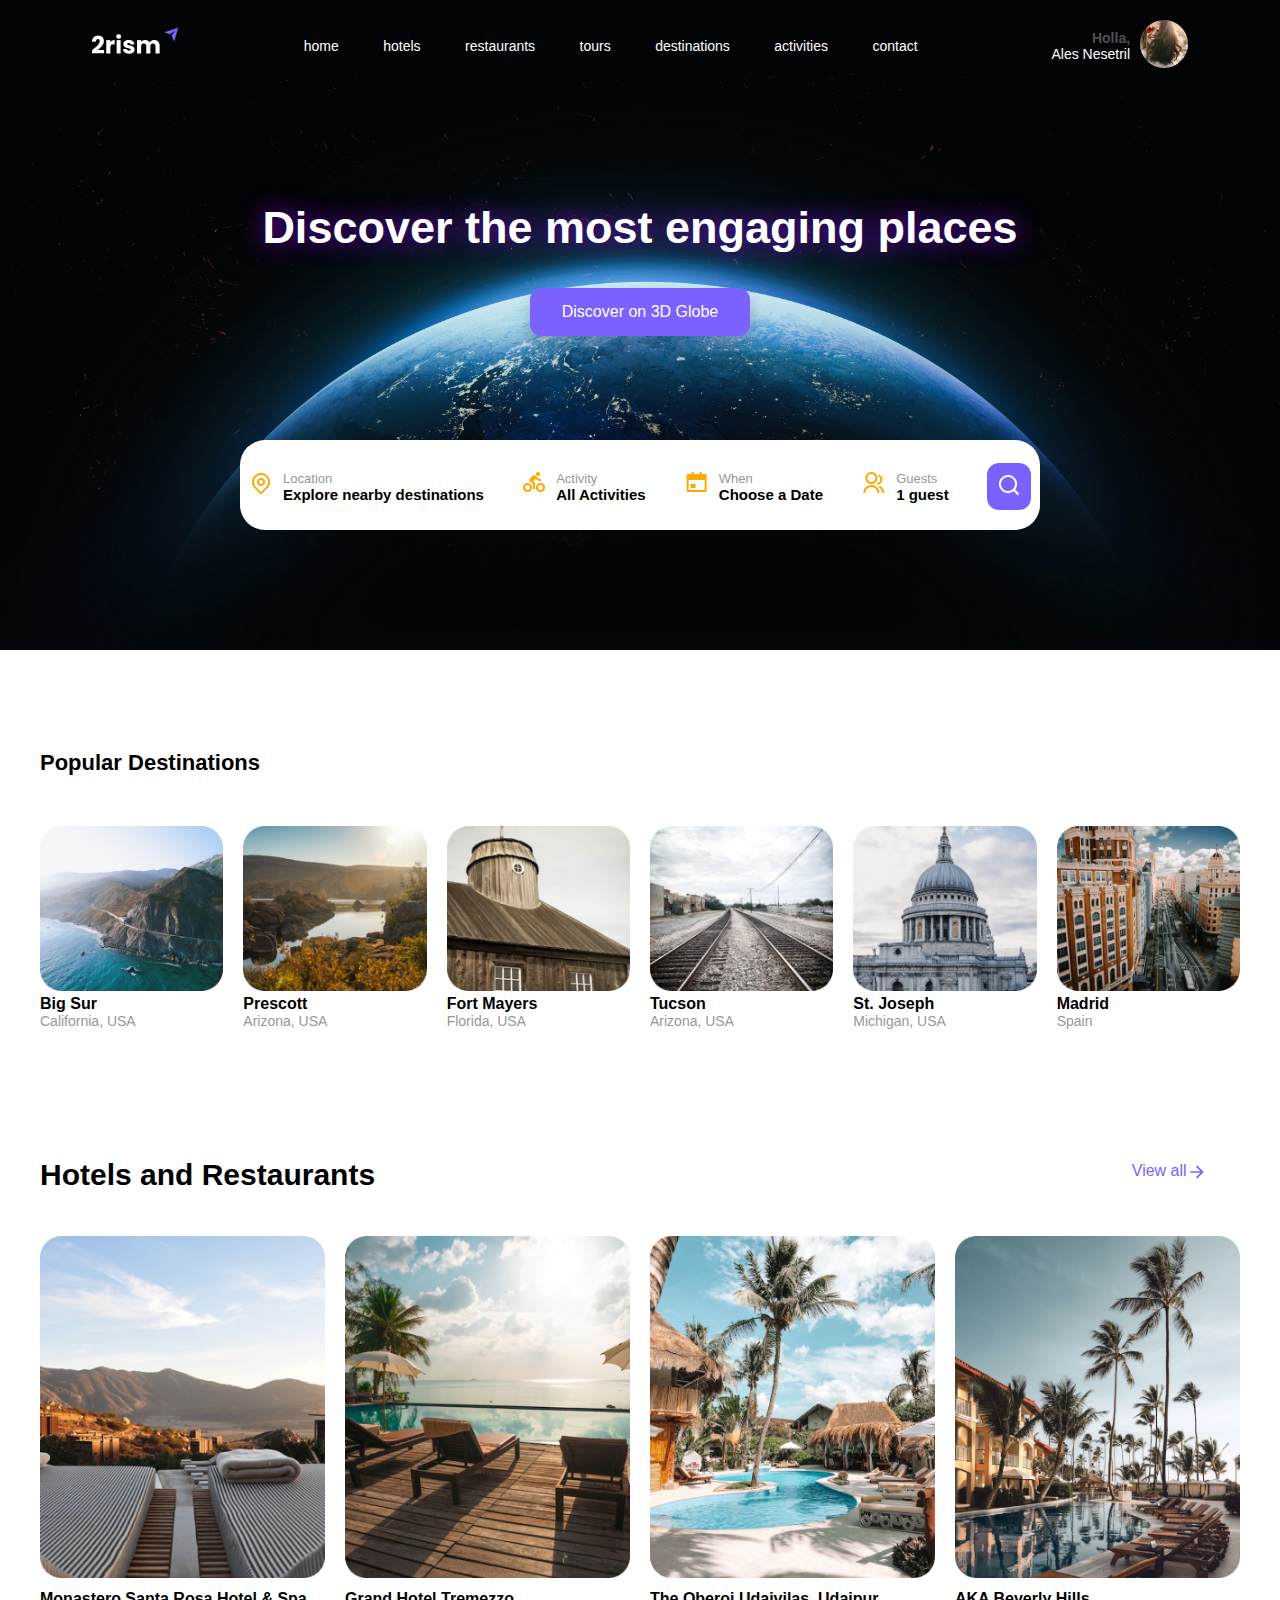
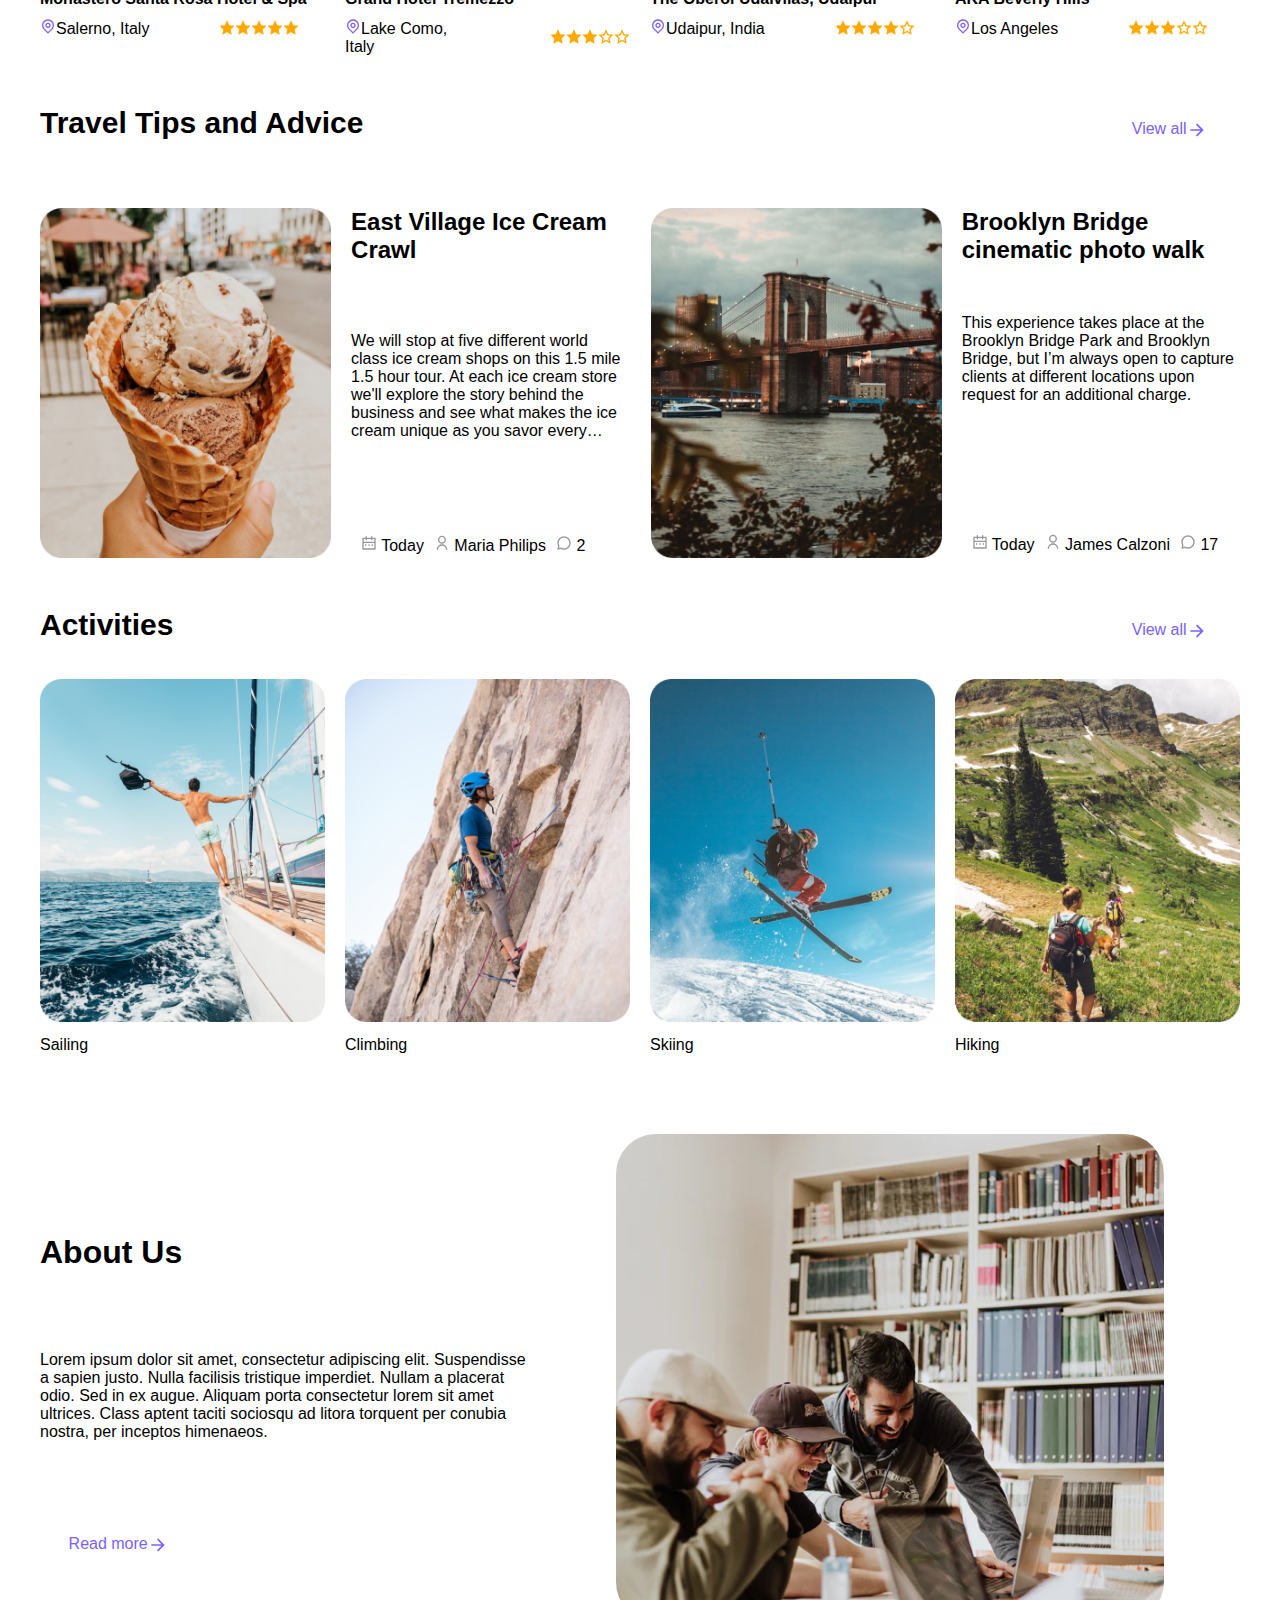
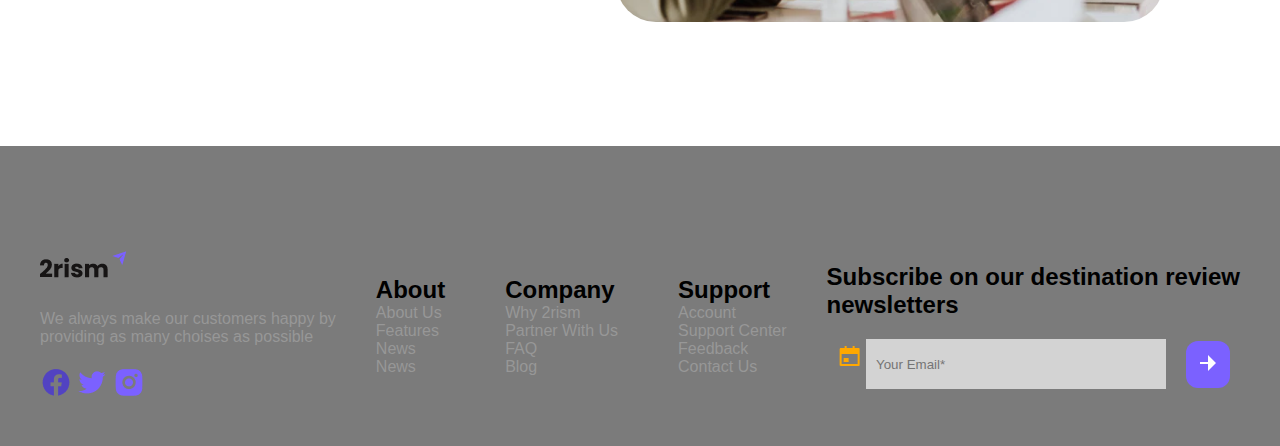
<file: index.html>
<!DOCTYPE html>
<html lang="en">

<head>
    <meta charset="UTF-8">
    <meta name="viewport" content="width=device-width, initial-scale=1.0">
    <title>Document</title>
    <link rel="stylesheet" href="./style.css">
    <link rel="stylesheet" href="./media.css">
    <link rel="preconnect" href="https://fonts.googleapis.com">
    <link rel="preconnect" href="https://fonts.gstatic.com" crossorigin>
</head>

<body>
    <script src="./index.js"></script>


    <header class="head">
        <div class="container">
            <div class="first">
                <div class="first_logo">
                    <img src="./img/logo.png" alt="">
                </div>
                <div class="first_center">
                    <a href="#">home</a>
                    <a href="#">hotels</a>
                    <a href="#">restaurants</a>
                    <a href="#">tours</a>
                    <a href="#">destinations</a>
                    <a href="#">activities</a>
                    <a href="#">contact</a>
                </div>
                <div class="first_end">
                    <div class="first_text">
                        <h1>Holla,</h1>
                        <p>Ales Nesetril</p>
                    </div>
                    <div class="akk">
                        <img src="./img/akk.png" alt="">
                    </div>
                </div>
            </div>


            <div class="discover">
                <h2>Discover the most engaging places</h2>
                <a href="https://earth3dmap.com/"><button>Discover on 3D Globe</button></a>
            </div>

            <div class="head2">
                <div class="container1">
                    <div class="about">
                        <div class="about1">
                            <div class="about1_img">
                                <img src="./img/location.png" alt="">
                            </div>
                            <div class="about1_text">
                                <p>Location</p>
                                <h3>Explore nearby destinations</h3>
                            </div>
                        </div>
                        <div class="about1">
                            <div class="about1_img">
                                <img src="./img/velo.png" alt="">
                            </div>
                            <div class="about1_text">
                                <p>Activity</p>
                                <h3>All Activities</h3>
                            </div>
                        </div>
                        <div class="about1">
                            <div class="about1_img">
                                <img src="./img/calendar-event-fill.png" alt="">
                            </div>
                            <div class="about1_text">
                                <p>When</p>
                                <h3>Choose a Date</h3>
                            </div>
                        </div>
                        <div class="about1">
                            <div class="about1_img">
                                <img src="./img/group-line.png" alt="">
                            </div>
                            <div class="about1_text">
                                <p>Guests</p>
                                <h3>1 guest</h3>
                            </div>
                        </div>
                        <div class="abdout_search">
                            <a href="https://earth3dmap.com/"><button><img src="./img/search.png" alt=""></button></a>
                        </div>

                    </div>
                </div>
            </div>


        </div>
    </header>

    <div class="head2">
        <div class="container">
            <div class="head_text">
                <h4>Popular Destinations</h4>
            </div>
            <div class="box1">


                <div class="box">
                    <img src="./img/img.png" alt="">
                    <h5>Big Sur</h5>
                    <p>California, USA</p>
                </div>
                <div class="box">
                    <img src="./img/img2.png" alt="">
                    <h5>Prescott</h5>
                    <p>Arizona, USA</p>
                </div>
                <div class="box">
                    <img src="./img/img3.png" alt="">
                    <h5>Fort Mayers</h5>
                    <p>Florida, USA</p>
                </div>
                <div class="box">
                    <img src="./img/img4.png" alt="">
                    <h5>Tucson</h5>
                    <p>Arizona, USA</p>
                </div>
                <div class="box">
                    <img src="./img/img5.png" alt="">
                    <h5>St. Joseph</h5>
                    <p>Michigan, USA</p>
                </div>
                <div class="box">
                    <img src="./img/img6.png" alt="">
                    <h5>Madrid</h5>
                    <p>Spain</p>
                </div>

            </div>
        </div>
    </div>

    <div class="hotels">
        <div class="container">
            <div class="hotels1">
                <h6>Hotels and Restaurants</h6>
                <a href="./Hotels and Restaurants/index.html" class="bn13">View all <svg width="20" height="20" viewBox="0 0 20 20" fill="none"
                        xmlns="http://www.w3.org/2000/svg">
                        <path
                            d="M13.4767 9.16664L9.00671 4.69664L10.185 3.51831L16.6667 9.99998L10.185 16.4816L9.00671 15.3033L13.4767 10.8333H3.33337V9.16664H13.4767Z"
                            fill="#7B61FF" />
                    </svg>
                </a>
                </svg>
                </button></a>
            </div>
            <div class="hotels_head">
                <div class="hotel_img">
                    <img src="./img/hotel.png" alt="">
                    <h5>Monastero Santa Rosa Hotel & Spa</h5>
                    <div class="star">

                        <p> <svg width="16" height="16" viewBox="0 0 16 16" fill="none"
                                xmlns="http://www.w3.org/2000/svg">
                                <path
                                    d="M8 13.9333L11.3 10.6333C11.9526 9.98066 12.397 9.14914 12.577 8.2439C12.7571 7.33867 12.6646 6.40039 12.3114 5.54769C11.9582 4.695 11.36 3.96619 10.5926 3.45343C9.82519 2.94068 8.92296 2.66699 8 2.66699C7.07704 2.66699 6.17481 2.94068 5.40739 3.45343C4.63997 3.96619 4.04183 4.695 3.68861 5.54769C3.33539 6.40039 3.24294 7.33867 3.42297 8.2439C3.603 9.14914 4.04741 9.98066 4.7 10.6333L8 13.9333ZM8 15.8187L3.75734 11.576C2.91823 10.7369 2.34679 9.66777 2.11529 8.50389C1.88378 7.34 2.0026 6.13361 2.45673 5.03726C2.91086 3.9409 3.6799 3.00384 4.66659 2.34455C5.65328 1.68527 6.81332 1.33337 8 1.33337C9.18669 1.33337 10.3467 1.68527 11.3334 2.34455C12.3201 3.00384 13.0891 3.9409 13.5433 5.03726C13.9974 6.13361 14.1162 7.34 13.8847 8.50389C13.6532 9.66777 13.0818 10.7369 12.2427 11.576L8 15.8187ZM8 8.66665C8.35362 8.66665 8.69276 8.52618 8.94281 8.27613C9.19286 8.02608 9.33334 7.68694 9.33334 7.33332C9.33334 6.9797 9.19286 6.64056 8.94281 6.39051C8.69276 6.14046 8.35362 5.99999 8 5.99999C7.64638 5.99999 7.30724 6.14046 7.05719 6.39051C6.80715 6.64056 6.66667 6.9797 6.66667 7.33332C6.66667 7.68694 6.80715 8.02608 7.05719 8.27613C7.30724 8.52618 7.64638 8.66665 8 8.66665ZM8 9.99999C7.29276 9.99999 6.61448 9.71904 6.11438 9.21894C5.61429 8.71884 5.33334 8.04057 5.33334 7.33332C5.33334 6.62608 5.61429 5.9478 6.11438 5.4477C6.61448 4.94761 7.29276 4.66666 8 4.66666C8.70725 4.66666 9.38552 4.94761 9.88562 5.4477C10.3857 5.9478 10.6667 6.62608 10.6667 7.33332C10.6667 8.04057 10.3857 8.71884 9.88562 9.21894C9.38552 9.71904 8.70725 9.99999 8 9.99999Z"
                                    fill="#7B61FF" />
                            </svg>Salerno, Italy</p> <svg width="16" height="16" viewBox="0 0 16 16" fill="none"
                            xmlns="http://www.w3.org/2000/svg">
                            <path
                                d="M7.99999 12.1734L3.29799 14.8054L4.34799 9.52004L0.391327 5.86137L5.74266 5.22671L7.99999 0.333374L10.2573 5.22671L15.6087 5.86137L11.652 9.52004L12.702 14.8054L7.99999 12.1734Z"
                                fill="#FFA800" />
                        </svg>
                        <svg width="16" height="16" viewBox="0 0 16 16" fill="none" xmlns="http://www.w3.org/2000/svg">
                            <path
                                d="M7.99999 12.1734L3.29799 14.8054L4.34799 9.52004L0.391327 5.86137L5.74266 5.22671L7.99999 0.333374L10.2573 5.22671L15.6087 5.86137L11.652 9.52004L12.702 14.8054L7.99999 12.1734Z"
                                fill="#FFA800" />
                        </svg>
                        <svg width="16" height="16" viewBox="0 0 16 16" fill="none" xmlns="http://www.w3.org/2000/svg">
                            <path
                                d="M7.99999 12.1734L3.29799 14.8054L4.34799 9.52004L0.391327 5.86137L5.74266 5.22671L7.99999 0.333374L10.2573 5.22671L15.6087 5.86137L11.652 9.52004L12.702 14.8054L7.99999 12.1734Z"
                                fill="#FFA800" />
                        </svg>
                        <svg width="16" height="16" viewBox="0 0 16 16" fill="none" xmlns="http://www.w3.org/2000/svg">
                            <path
                                d="M7.99999 12.1734L3.29799 14.8054L4.34799 9.52004L0.391327 5.86137L5.74266 5.22671L7.99999 0.333374L10.2573 5.22671L15.6087 5.86137L11.652 9.52004L12.702 14.8054L7.99999 12.1734Z"
                                fill="#FFA800" />
                        </svg>
                        <svg width="16" height="16" viewBox="0 0 16 16" fill="none" xmlns="http://www.w3.org/2000/svg">
                            <path
                                d="M7.99999 12.1734L3.29799 14.8054L4.34799 9.52004L0.391327 5.86137L5.74266 5.22671L7.99999 0.333374L10.2573 5.22671L15.6087 5.86137L11.652 9.52004L12.702 14.8054L7.99999 12.1734Z"
                                fill="#FFA800" />
                        </svg>

                    </div>
                </div>
                <div class="hotel_img">
                    <img src="./img/hotel2.png" alt="">
                    <h5>Grand Hotel Tremezzo</h5>
                    <div class="star">

                        <p> <svg width="16" height="16" viewBox="0 0 16 16" fill="none"
                                xmlns="http://www.w3.org/2000/svg">
                                <path
                                    d="M8 13.9333L11.3 10.6333C11.9526 9.98066 12.397 9.14914 12.577 8.2439C12.7571 7.33867 12.6646 6.40039 12.3114 5.54769C11.9582 4.695 11.36 3.96619 10.5926 3.45343C9.82519 2.94068 8.92296 2.66699 8 2.66699C7.07704 2.66699 6.17481 2.94068 5.40739 3.45343C4.63997 3.96619 4.04183 4.695 3.68861 5.54769C3.33539 6.40039 3.24294 7.33867 3.42297 8.2439C3.603 9.14914 4.04741 9.98066 4.7 10.6333L8 13.9333ZM8 15.8187L3.75734 11.576C2.91823 10.7369 2.34679 9.66777 2.11529 8.50389C1.88378 7.34 2.0026 6.13361 2.45673 5.03726C2.91086 3.9409 3.6799 3.00384 4.66659 2.34455C5.65328 1.68527 6.81332 1.33337 8 1.33337C9.18669 1.33337 10.3467 1.68527 11.3334 2.34455C12.3201 3.00384 13.0891 3.9409 13.5433 5.03726C13.9974 6.13361 14.1162 7.34 13.8847 8.50389C13.6532 9.66777 13.0818 10.7369 12.2427 11.576L8 15.8187ZM8 8.66665C8.35362 8.66665 8.69276 8.52618 8.94281 8.27613C9.19286 8.02608 9.33334 7.68694 9.33334 7.33332C9.33334 6.9797 9.19286 6.64056 8.94281 6.39051C8.69276 6.14046 8.35362 5.99999 8 5.99999C7.64638 5.99999 7.30724 6.14046 7.05719 6.39051C6.80715 6.64056 6.66667 6.9797 6.66667 7.33332C6.66667 7.68694 6.80715 8.02608 7.05719 8.27613C7.30724 8.52618 7.64638 8.66665 8 8.66665ZM8 9.99999C7.29276 9.99999 6.61448 9.71904 6.11438 9.21894C5.61429 8.71884 5.33334 8.04057 5.33334 7.33332C5.33334 6.62608 5.61429 5.9478 6.11438 5.4477C6.61448 4.94761 7.29276 4.66666 8 4.66666C8.70725 4.66666 9.38552 4.94761 9.88562 5.4477C10.3857 5.9478 10.6667 6.62608 10.6667 7.33332C10.6667 8.04057 10.3857 8.71884 9.88562 9.21894C9.38552 9.71904 8.70725 9.99999 8 9.99999Z"
                                    fill="#7B61FF" />
                            </svg>Lake Como, Italy</p>
                        <svg width="16" height="16" viewBox="0 0 16 16" fill="none" xmlns="http://www.w3.org/2000/svg">
                            <path
                                d="M7.99999 12.1734L3.29799 14.8054L4.34799 9.52004L0.391327 5.86137L5.74266 5.22671L7.99999 0.333374L10.2573 5.22671L15.6087 5.86137L11.652 9.52004L12.702 14.8054L7.99999 12.1734Z"
                                fill="#FFA800" />
                        </svg>
                        <svg width="16" height="16" viewBox="0 0 16 16" fill="none" xmlns="http://www.w3.org/2000/svg">
                            <path
                                d="M7.99999 12.1734L3.29799 14.8054L4.34799 9.52004L0.391327 5.86137L5.74266 5.22671L7.99999 0.333374L10.2573 5.22671L15.6087 5.86137L11.652 9.52004L12.702 14.8054L7.99999 12.1734Z"
                                fill="#FFA800" />
                        </svg>
                        <svg width="16" height="16" viewBox="0 0 16 16" fill="none" xmlns="http://www.w3.org/2000/svg">
                            <path
                                d="M7.99999 12.1734L3.29799 14.8054L4.34799 9.52004L0.391327 5.86137L5.74266 5.22671L7.99999 0.333374L10.2573 5.22671L15.6087 5.86137L11.652 9.52004L12.702 14.8054L7.99999 12.1734Z"
                                fill="#FFA800" />
                        </svg>
                        <svg width="16" height="16" viewBox="0 0 16 16" fill="none" xmlns="http://www.w3.org/2000/svg">
                            <path
                                d="M8.00002 12.1734L3.29802 14.8054L4.34802 9.52004L0.391357 5.86137L5.74269 5.22671L8.00002 0.333374L10.2574 5.22671L15.6087 5.86137L11.652 9.52004L12.702 14.8054L8.00002 12.1734ZM8.00002 10.6454L10.8314 12.23L10.1987 9.04804L12.5807 6.84471L9.35869 6.46271L8.00002 3.51671L6.64136 6.46337L3.41936 6.84471L5.80136 9.04804L5.16869 12.23L8.00002 10.6454Z"
                                fill="#FFA800" />
                        </svg>
                        <svg width="16" height="16" viewBox="0 0 16 16" fill="none" xmlns="http://www.w3.org/2000/svg">
                            <path
                                d="M8.00002 12.1734L3.29802 14.8054L4.34802 9.52004L0.391357 5.86137L5.74269 5.22671L8.00002 0.333374L10.2574 5.22671L15.6087 5.86137L11.652 9.52004L12.702 14.8054L8.00002 12.1734ZM8.00002 10.6454L10.8314 12.23L10.1987 9.04804L12.5807 6.84471L9.35869 6.46271L8.00002 3.51671L6.64136 6.46337L3.41936 6.84471L5.80136 9.04804L5.16869 12.23L8.00002 10.6454Z"
                                fill="#FFA800" />
                        </svg>

                    </div>
                </div>
                <div class="hotel_img">
                    <img src="./img/hotel3.png" alt="">
                    <h5>The Oberoi Udaivilas, Udaipur</h5>
                    <div class="star">

                        <p> <svg width="16" height="16" viewBox="0 0 16 16" fill="none"
                                xmlns="http://www.w3.org/2000/svg">
                                <path
                                    d="M8 13.9333L11.3 10.6333C11.9526 9.98066 12.397 9.14914 12.577 8.2439C12.7571 7.33867 12.6646 6.40039 12.3114 5.54769C11.9582 4.695 11.36 3.96619 10.5926 3.45343C9.82519 2.94068 8.92296 2.66699 8 2.66699C7.07704 2.66699 6.17481 2.94068 5.40739 3.45343C4.63997 3.96619 4.04183 4.695 3.68861 5.54769C3.33539 6.40039 3.24294 7.33867 3.42297 8.2439C3.603 9.14914 4.04741 9.98066 4.7 10.6333L8 13.9333ZM8 15.8187L3.75734 11.576C2.91823 10.7369 2.34679 9.66777 2.11529 8.50389C1.88378 7.34 2.0026 6.13361 2.45673 5.03726C2.91086 3.9409 3.6799 3.00384 4.66659 2.34455C5.65328 1.68527 6.81332 1.33337 8 1.33337C9.18669 1.33337 10.3467 1.68527 11.3334 2.34455C12.3201 3.00384 13.0891 3.9409 13.5433 5.03726C13.9974 6.13361 14.1162 7.34 13.8847 8.50389C13.6532 9.66777 13.0818 10.7369 12.2427 11.576L8 15.8187ZM8 8.66665C8.35362 8.66665 8.69276 8.52618 8.94281 8.27613C9.19286 8.02608 9.33334 7.68694 9.33334 7.33332C9.33334 6.9797 9.19286 6.64056 8.94281 6.39051C8.69276 6.14046 8.35362 5.99999 8 5.99999C7.64638 5.99999 7.30724 6.14046 7.05719 6.39051C6.80715 6.64056 6.66667 6.9797 6.66667 7.33332C6.66667 7.68694 6.80715 8.02608 7.05719 8.27613C7.30724 8.52618 7.64638 8.66665 8 8.66665ZM8 9.99999C7.29276 9.99999 6.61448 9.71904 6.11438 9.21894C5.61429 8.71884 5.33334 8.04057 5.33334 7.33332C5.33334 6.62608 5.61429 5.9478 6.11438 5.4477C6.61448 4.94761 7.29276 4.66666 8 4.66666C8.70725 4.66666 9.38552 4.94761 9.88562 5.4477C10.3857 5.9478 10.6667 6.62608 10.6667 7.33332C10.6667 8.04057 10.3857 8.71884 9.88562 9.21894C9.38552 9.71904 8.70725 9.99999 8 9.99999Z"
                                    fill="#7B61FF" />
                            </svg>Udaipur, India</p><svg width="16" height="16" viewBox="0 0 16 16" fill="none"
                            xmlns="http://www.w3.org/2000/svg">
                            <path
                                d="M8.00002 12.1734L3.29802 14.8054L4.34802 9.52004L0.391357 5.86137L5.74269 5.22671L8.00002 0.333374L10.2574 5.22671L15.6087 5.86137L11.652 9.52004L12.702 14.8054L8.00002 12.1734Z"
                                fill="#FFA800" />
                        </svg>
                        <svg width="16" height="16" viewBox="0 0 16 16" fill="none" xmlns="http://www.w3.org/2000/svg">
                            <path
                                d="M8.00002 12.1734L3.29802 14.8054L4.34802 9.52004L0.391357 5.86137L5.74269 5.22671L8.00002 0.333374L10.2574 5.22671L15.6087 5.86137L11.652 9.52004L12.702 14.8054L8.00002 12.1734Z"
                                fill="#FFA800" />
                        </svg>
                        <svg width="16" height="16" viewBox="0 0 16 16" fill="none" xmlns="http://www.w3.org/2000/svg">
                            <path
                                d="M8.00002 12.1734L3.29802 14.8054L4.34802 9.52004L0.391357 5.86137L5.74269 5.22671L8.00002 0.333374L10.2574 5.22671L15.6087 5.86137L11.652 9.52004L12.702 14.8054L8.00002 12.1734Z"
                                fill="#FFA800" />
                        </svg>
                        <svg width="16" height="16" viewBox="0 0 16 16" fill="none" xmlns="http://www.w3.org/2000/svg">
                            <path
                                d="M8.00002 12.1734L3.29802 14.8054L4.34802 9.52004L0.391357 5.86137L5.74269 5.22671L8.00002 0.333374L10.2574 5.22671L15.6087 5.86137L11.652 9.52004L12.702 14.8054L8.00002 12.1734Z"
                                fill="#FFA800" />
                        </svg>
                        <svg width="16" height="16" viewBox="0 0 16 16" fill="none" xmlns="http://www.w3.org/2000/svg">
                            <path
                                d="M8.00002 12.1734L3.29802 14.8054L4.34802 9.52004L0.391357 5.86137L5.74269 5.22671L8.00002 0.333374L10.2574 5.22671L15.6087 5.86137L11.652 9.52004L12.702 14.8054L8.00002 12.1734ZM8.00002 10.6454L10.8314 12.23L10.1987 9.04804L12.5807 6.84471L9.35869 6.46271L8.00002 3.51671L6.64136 6.46337L3.41936 6.84471L5.80136 9.04804L5.16869 12.23L8.00002 10.6454Z"
                                fill="#FFA800" />
                        </svg>

                    </div>
                </div>
                <div class="hotel_img">
                    <img src="./img/hotel4.png" alt="">
                    <h5>AKA Beverly Hills</h5>
                    <div class="star">

                        <p> <svg width="16" height="16" viewBox="0 0 16 16" fill="none"
                                xmlns="http://www.w3.org/2000/svg">
                                <path
                                    d="M8 13.9333L11.3 10.6333C11.9526 9.98066 12.397 9.14914 12.577 8.2439C12.7571 7.33867 12.6646 6.40039 12.3114 5.54769C11.9582 4.695 11.36 3.96619 10.5926 3.45343C9.82519 2.94068 8.92296 2.66699 8 2.66699C7.07704 2.66699 6.17481 2.94068 5.40739 3.45343C4.63997 3.96619 4.04183 4.695 3.68861 5.54769C3.33539 6.40039 3.24294 7.33867 3.42297 8.2439C3.603 9.14914 4.04741 9.98066 4.7 10.6333L8 13.9333ZM8 15.8187L3.75734 11.576C2.91823 10.7369 2.34679 9.66777 2.11529 8.50389C1.88378 7.34 2.0026 6.13361 2.45673 5.03726C2.91086 3.9409 3.6799 3.00384 4.66659 2.34455C5.65328 1.68527 6.81332 1.33337 8 1.33337C9.18669 1.33337 10.3467 1.68527 11.3334 2.34455C12.3201 3.00384 13.0891 3.9409 13.5433 5.03726C13.9974 6.13361 14.1162 7.34 13.8847 8.50389C13.6532 9.66777 13.0818 10.7369 12.2427 11.576L8 15.8187ZM8 8.66665C8.35362 8.66665 8.69276 8.52618 8.94281 8.27613C9.19286 8.02608 9.33334 7.68694 9.33334 7.33332C9.33334 6.9797 9.19286 6.64056 8.94281 6.39051C8.69276 6.14046 8.35362 5.99999 8 5.99999C7.64638 5.99999 7.30724 6.14046 7.05719 6.39051C6.80715 6.64056 6.66667 6.9797 6.66667 7.33332C6.66667 7.68694 6.80715 8.02608 7.05719 8.27613C7.30724 8.52618 7.64638 8.66665 8 8.66665ZM8 9.99999C7.29276 9.99999 6.61448 9.71904 6.11438 9.21894C5.61429 8.71884 5.33334 8.04057 5.33334 7.33332C5.33334 6.62608 5.61429 5.9478 6.11438 5.4477C6.61448 4.94761 7.29276 4.66666 8 4.66666C8.70725 4.66666 9.38552 4.94761 9.88562 5.4477C10.3857 5.9478 10.6667 6.62608 10.6667 7.33332C10.6667 8.04057 10.3857 8.71884 9.88562 9.21894C9.38552 9.71904 8.70725 9.99999 8 9.99999Z"
                                    fill="#7B61FF" />
                            </svg>Los Angeles</p> <svg width="16" height="16" viewBox="0 0 16 16" fill="none"
                            xmlns="http://www.w3.org/2000/svg">
                            <path
                                d="M8.00002 12.1734L3.29802 14.8054L4.34802 9.52004L0.391357 5.86137L5.74269 5.22671L8.00002 0.333374L10.2574 5.22671L15.6087 5.86137L11.652 9.52004L12.702 14.8054L8.00002 12.1734Z"
                                fill="#FFA800" />
                        </svg>
                        <svg width="16" height="16" viewBox="0 0 16 16" fill="none" xmlns="http://www.w3.org/2000/svg">
                            <path
                                d="M8.00002 12.1734L3.29802 14.8054L4.34802 9.52004L0.391357 5.86137L5.74269 5.22671L8.00002 0.333374L10.2574 5.22671L15.6087 5.86137L11.652 9.52004L12.702 14.8054L8.00002 12.1734Z"
                                fill="#FFA800" />
                        </svg>
                        <svg width="16" height="16" viewBox="0 0 16 16" fill="none" xmlns="http://www.w3.org/2000/svg">
                            <path
                                d="M8.00002 12.1734L3.29802 14.8054L4.34802 9.52004L0.391357 5.86137L5.74269 5.22671L8.00002 0.333374L10.2574 5.22671L15.6087 5.86137L11.652 9.52004L12.702 14.8054L8.00002 12.1734Z"
                                fill="#FFA800" />
                        </svg>
                        <svg width="16" height="16" viewBox="0 0 16 16" fill="none" xmlns="http://www.w3.org/2000/svg">
                            <path
                                d="M8.00002 12.1734L3.29802 14.8054L4.34802 9.52004L0.391357 5.86137L5.74269 5.22671L8.00002 0.333374L10.2574 5.22671L15.6087 5.86137L11.652 9.52004L12.702 14.8054L8.00002 12.1734ZM8.00002 10.6454L10.8314 12.23L10.1987 9.04804L12.5807 6.84471L9.35869 6.46271L8.00002 3.51671L6.64136 6.46337L3.41936 6.84471L5.80136 9.04804L5.16869 12.23L8.00002 10.6454Z"
                                fill="#FFA800" />
                        </svg>
                        <svg width="16" height="16" viewBox="0 0 16 16" fill="none" xmlns="http://www.w3.org/2000/svg">
                            <path
                                d="M8.00002 12.1734L3.29802 14.8054L4.34802 9.52004L0.391357 5.86137L5.74269 5.22671L8.00002 0.333374L10.2574 5.22671L15.6087 5.86137L11.652 9.52004L12.702 14.8054L8.00002 12.1734ZM8.00002 10.6454L10.8314 12.23L10.1987 9.04804L12.5807 6.84471L9.35869 6.46271L8.00002 3.51671L6.64136 6.46337L3.41936 6.84471L5.80136 9.04804L5.16869 12.23L8.00002 10.6454Z"
                                fill="#FFA800" />
                        </svg>

                    </div>
                </div>
            </div>
        </div>
    </div>

    <div class="trip">
        <div class="container">
            <div class="trip_head">
                <h6>Travel Tips and Advice</h6>
                <a href="https://aziza1fazliddinova.github.io/hotels/" class="bn13">View all <svg width="20" height="20" viewBox="0 0 20 20" fill="none"
                        xmlns="http://www.w3.org/2000/svg">
                        <path
                            d="M13.4767 9.16664L9.00671 4.69664L10.185 3.51831L16.6667 9.99998L10.185 16.4816L9.00671 15.3033L13.4767 10.8333H3.33337V9.16664H13.4767Z"
                            fill="#7B61FF" />
                    </svg>
                </a>
                </svg>
                </button></a>
            </div>
            <div class="trip2">
                <div class="ice">
                    <img src="./img/ice.png" alt="">
                    <div class="ice_text">
                        <h6>East Village Ice Cream Crawl</h6> <br>
                        <p>We will stop at five different world class ice cream shops on this 1.5 mile 1.5 hour
                            tour. At each ice cream store <br> we'll explore the story behind the <br> business and see
                            what
                            makes the ice <br> cream unique as you savor every…</p>
                        <div class="ice2">
                            <p><svg width="16" height="16" viewBox="0 0 16 16" fill="none"
                                    xmlns="http://www.w3.org/2000/svg">
                                    <path
                                        d="M11.3333 2.66659H14C14.1768 2.66659 14.3464 2.73682 14.4714 2.86185C14.5964 2.98687 14.6666 3.15644 14.6666 3.33325V13.9999C14.6666 14.1767 14.5964 14.3463 14.4714 14.4713C14.3464 14.5963 14.1768 14.6666 14 14.6666H1.99998C1.82317 14.6666 1.6536 14.5963 1.52858 14.4713C1.40355 14.3463 1.33331 14.1767 1.33331 13.9999V3.33325C1.33331 3.15644 1.40355 2.98687 1.52858 2.86185C1.6536 2.73682 1.82317 2.66659 1.99998 2.66659H4.66665V1.33325H5.99998V2.66659H9.99998V1.33325H11.3333V2.66659ZM13.3333 7.99992H2.66665V13.3333H13.3333V7.99992ZM9.99998 3.99992H5.99998V5.33325H4.66665V3.99992H2.66665V6.66659H13.3333V3.99992H11.3333V5.33325H9.99998V3.99992ZM3.99998 9.33325H5.33331V10.6666H3.99998V9.33325ZM7.33331 9.33325H8.66665V10.6666H7.33331V9.33325ZM10.6666 9.33325H12V10.6666H10.6666V9.33325Z"
                                        fill="#979797" />
                                </svg>
                                Today</p>
                            <p><svg width="16" height="16" viewBox="0 0 16 16" fill="none"
                                    xmlns="http://www.w3.org/2000/svg">
                                    <path
                                        d="M2.66669 14.6667C2.66669 13.2523 3.22859 11.8957 4.22878 10.8955C5.22898 9.89532 6.58553 9.33342 8.00002 9.33342C9.41451 9.33342 10.7711 9.89532 11.7713 10.8955C12.7715 11.8957 13.3334 13.2523 13.3334 14.6667H12C12 13.6059 11.5786 12.5885 10.8284 11.8383C10.0783 11.0882 9.06089 10.6667 8.00002 10.6667C6.93915 10.6667 5.92174 11.0882 5.17159 11.8383C4.42145 12.5885 4.00002 13.6059 4.00002 14.6667H2.66669ZM8.00002 8.66675C5.79002 8.66675 4.00002 6.87675 4.00002 4.66675C4.00002 2.45675 5.79002 0.666748 8.00002 0.666748C10.21 0.666748 12 2.45675 12 4.66675C12 6.87675 10.21 8.66675 8.00002 8.66675ZM8.00002 7.33342C9.47335 7.33342 10.6667 6.14008 10.6667 4.66675C10.6667 3.19341 9.47335 2.00008 8.00002 2.00008C6.52669 2.00008 5.33335 3.19341 5.33335 4.66675C5.33335 6.14008 6.52669 7.33342 8.00002 7.33342Z"
                                        fill="#979797" />
                                </svg>
                                Maria Philips</p>
                            <p><svg width="16" height="16" viewBox="0 0 16 16" fill="none"
                                    xmlns="http://www.w3.org/2000/svg">
                                    <path
                                        d="M4.86065 13.8826L1.33332 14.6666L2.11732 11.1393C1.60101 10.1735 1.33167 9.09502 1.33332 7.99992C1.33332 4.31792 4.31799 1.33325 7.99999 1.33325C11.682 1.33325 14.6667 4.31792 14.6667 7.99992C14.6667 11.6819 11.682 14.6666 7.99999 14.6666C6.90489 14.6682 5.8264 14.3989 4.86065 13.8826ZM5.05399 12.4739L5.48932 12.7073C6.26169 13.12 7.12425 13.3351 7.99999 13.3333C9.05482 13.3333 10.086 13.0205 10.963 12.4344C11.8401 11.8484 12.5237 11.0154 12.9273 10.0409C13.331 9.06636 13.4366 7.994 13.2308 6.95944C13.0251 5.92487 12.5171 4.97456 11.7712 4.22868C11.0253 3.4828 10.075 2.97485 9.04047 2.76906C8.0059 2.56328 6.93355 2.66889 5.95901 3.07256C4.98447 3.47623 4.15152 4.15982 3.56548 5.03688C2.97945 5.91394 2.66665 6.94509 2.66665 7.99992C2.66665 8.88925 2.88332 9.74525 3.29332 10.5106L3.52599 10.9459L3.08932 12.9106L5.05399 12.4739Z"
                                        fill="#979797" />
                                </svg>
                                2</p>
                        </div>

                    </div>
                </div>
                <div class="new">
                    <img src="./img/new yourk.png" alt="">
                    <div class="new_text">
                        <h6>Brooklyn Bridge cinematic photo walk</h6>
                        <p>This experience takes place at the Brooklyn Bridge Park and Brooklyn Bridge, but I’m always
                            open
                            to capture <br> clients at different locations upon <br> request for an additional charge.
                        </p>
                        <div class="new2">
                            <p><svg width="16" height="16" viewBox="0 0 16 16" fill="none"
                                    xmlns="http://www.w3.org/2000/svg">
                                    <path
                                        d="M11.3333 2.66659H14C14.1768 2.66659 14.3464 2.73682 14.4714 2.86185C14.5964 2.98687 14.6666 3.15644 14.6666 3.33325V13.9999C14.6666 14.1767 14.5964 14.3463 14.4714 14.4713C14.3464 14.5963 14.1768 14.6666 14 14.6666H1.99998C1.82317 14.6666 1.6536 14.5963 1.52858 14.4713C1.40355 14.3463 1.33331 14.1767 1.33331 13.9999V3.33325C1.33331 3.15644 1.40355 2.98687 1.52858 2.86185C1.6536 2.73682 1.82317 2.66659 1.99998 2.66659H4.66665V1.33325H5.99998V2.66659H9.99998V1.33325H11.3333V2.66659ZM13.3333 7.99992H2.66665V13.3333H13.3333V7.99992ZM9.99998 3.99992H5.99998V5.33325H4.66665V3.99992H2.66665V6.66659H13.3333V3.99992H11.3333V5.33325H9.99998V3.99992ZM3.99998 9.33325H5.33331V10.6666H3.99998V9.33325ZM7.33331 9.33325H8.66665V10.6666H7.33331V9.33325ZM10.6666 9.33325H12V10.6666H10.6666V9.33325Z"
                                        fill="#979797" />
                                </svg>
                                Today</p>
                            <p><svg width="16" height="16" viewBox="0 0 16 16" fill="none"
                                    xmlns="http://www.w3.org/2000/svg">
                                    <path
                                        d="M2.66669 14.6667C2.66669 13.2523 3.22859 11.8957 4.22878 10.8955C5.22898 9.89532 6.58553 9.33342 8.00002 9.33342C9.41451 9.33342 10.7711 9.89532 11.7713 10.8955C12.7715 11.8957 13.3334 13.2523 13.3334 14.6667H12C12 13.6059 11.5786 12.5885 10.8284 11.8383C10.0783 11.0882 9.06089 10.6667 8.00002 10.6667C6.93915 10.6667 5.92174 11.0882 5.17159 11.8383C4.42145 12.5885 4.00002 13.6059 4.00002 14.6667H2.66669ZM8.00002 8.66675C5.79002 8.66675 4.00002 6.87675 4.00002 4.66675C4.00002 2.45675 5.79002 0.666748 8.00002 0.666748C10.21 0.666748 12 2.45675 12 4.66675C12 6.87675 10.21 8.66675 8.00002 8.66675ZM8.00002 7.33342C9.47335 7.33342 10.6667 6.14008 10.6667 4.66675C10.6667 3.19341 9.47335 2.00008 8.00002 2.00008C6.52669 2.00008 5.33335 3.19341 5.33335 4.66675C5.33335 6.14008 6.52669 7.33342 8.00002 7.33342Z"
                                        fill="#979797" />
                                </svg>
                                James Calzoni</p>
                            <p><svg width="16" height="16" viewBox="0 0 16 16" fill="none"
                                    xmlns="http://www.w3.org/2000/svg">
                                    <path
                                        d="M4.86065 13.8826L1.33332 14.6666L2.11732 11.1393C1.60101 10.1735 1.33167 9.09502 1.33332 7.99992C1.33332 4.31792 4.31799 1.33325 7.99999 1.33325C11.682 1.33325 14.6667 4.31792 14.6667 7.99992C14.6667 11.6819 11.682 14.6666 7.99999 14.6666C6.90489 14.6682 5.8264 14.3989 4.86065 13.8826ZM5.05399 12.4739L5.48932 12.7073C6.26169 13.12 7.12425 13.3351 7.99999 13.3333C9.05482 13.3333 10.086 13.0205 10.963 12.4344C11.8401 11.8484 12.5237 11.0154 12.9273 10.0409C13.331 9.06636 13.4366 7.994 13.2308 6.95944C13.0251 5.92487 12.5171 4.97456 11.7712 4.22868C11.0253 3.4828 10.075 2.97485 9.04047 2.76906C8.0059 2.56328 6.93355 2.66889 5.95901 3.07256C4.98447 3.47623 4.15152 4.15982 3.56548 5.03688C2.97945 5.91394 2.66665 6.94509 2.66665 7.99992C2.66665 8.88925 2.88332 9.74525 3.29332 10.5106L3.52599 10.9459L3.08932 12.9106L5.05399 12.4739Z"
                                        fill="#979797" />
                                </svg>
                                17</p>
                        </div>
                    </div>
                </div>
            </div>
        </div>
    </div>

    <div class="activities">
        <div class="container">
            <div class="activities1">
                <h6>Activities</h6>
                <a href="./Hotels and Restaurants/index.html" class="bn13">View all <svg width="20" height="20" viewBox="0 0 20 20" fill="none"
                        xmlns="http://www.w3.org/2000/svg">
                        <path
                            d="M13.4767 9.16664L9.00671 4.69664L10.185 3.51831L16.6667 9.99998L10.185 16.4816L9.00671 15.3033L13.4767 10.8333H3.33337V9.16664H13.4767Z"
                            fill="#7B61FF" />
                    </svg>
                </a>
                </svg>
                </button></a>
            </div>
            <div class="travel1">
                <div class="travel">
                    <img src="./img/act.png" alt="">
                    <p>Sailing</p>
                </div>
                <div class="travel">
                    <img src="./img/act2.png" alt="">
                    <p>Climbing</p>
                </div>
                <div class="travel">
                    <img src="./img/act3.png" alt="">
                    <p>Skiing</p>
                </div>
                <div class="travel">
                    <img src="./img/act4.png" alt="">
                    <p>Hiking</p>
                </div>
            </div>

        </div>
    </div>

    <div class="rims">
        <div class="container">
            <div class="rims_all">
                <div class="rims_text">
                    <h1>About Us</h1>
                    <p>Lorem ipsum dolor sit amet, consectetur adipiscing elit. Suspendisse <br> a sapien justo. Nulla facilisis
                        tristique imperdiet. Nullam a placerat <br> odio. Sed in ex augue. Aliquam porta consectetur lorem sit
                        amet <br> ultrices. Class aptent taciti sociosqu ad litora torquent per conubia <br> nostra, per inceptos
                        himenaeos.</p>
                        <a href="" class="bn13">Read more <svg width="20" height="20" viewBox="0 0 20 20" fill="none"
                            xmlns="http://www.w3.org/2000/svg">
                            <path
                                d="M13.4767 9.16664L9.00671 4.69664L10.185 3.51831L16.6667 9.99998L10.185 16.4816L9.00671 15.3033L13.4767 10.8333H3.33337V9.16664H13.4767Z"
                                fill="#7B61FF" />
                        </svg>
                    </a>
                    </svg>
                    </button></a>
                </div>
                <div class="rims_img">
                    <img src="./img/image 23.png" alt="">
                </div>
            </div>
           
        </div>
    </div>


    <div class="footer">
        <div class="container">
            <div class="footer_head">
                <div class="footer_end">
                    <div class="footeer">
                        <img src="./img/logo_ls.png" alt="">
                        <p>We always make our customers happy by <br> providing as many choises as possible</p>
                        <div class="footer_img">
                            <a href="https://www.facebook.com/"><img src="./img/Group.png" alt=""></a>
                            <a href="https://twitter.com/"><img src="./img/Group2.png" alt=""></a>
                            <a href="https://www.instagram.com/"><img src="./img/Group3.png" alt=""></a>
                        </div>
                    </div>
                   
                </div>
                <div class="footer_end">
                    <div class="footer_ls">
                        <div class="footer_about">
                            <h2>About</h2>
                            <a href=""><p>About Us</p></a>
                            <a href=""><p>Features</p></a>
                            <a href=""><p>News</p></a>
                            <a href=""><p>News</p></a>
                        </div>
                        <div class="footer_about">
                            <h2>Company</h2>
                            <a href=""><p>Why 2rism</p></a>
                            <a href=""><p>Partner With Us</p></a>
                            <a href=""><p>FAQ</p></a>
                            <a href=""><p>Blog</p></a>
                        </div>
                        <div class="footer_about">
                            <h2>Support</h2>
                            <a href=""><p>Account</p></a>
                            <a href=""><p>Support Center</p></a>
                            <a href=""><p>Feedback</p></a>
                            <a href=""><p>Contact Us</p></a>
                        </div>
                    </div>
                   
                </div>
                <div class="footer_end">
                    <h2>Subscribe on our destination review <br> newsletters</h2>
                    <div class="input">
                        <p><img src="./img/calendar-event-fill.png" alt=""> <input name="email"  placeholder="Your Email*"></p>
                        <a href=""><button><svg width="24" height="24" viewBox="0 0 24 24" fill="none" xmlns="http://www.w3.org/2000/svg">
                            <g clip-path="url(#clip0_1636_366)">
                            <path d="M12 13H4V11H12V4L20 12L12 20V13Z" fill="white"/>
                            </g>
                            <defs>
                            <clipPath id="clip0_1636_366">
                            <rect width="24" height="24" fill="white"/>
                            </clipPath>
                            </defs>
                            </svg>
                            </button></a>
                    </div>
                   
                </div>
            </div>
        </div>
    </div>


</body>

</html>
</file>
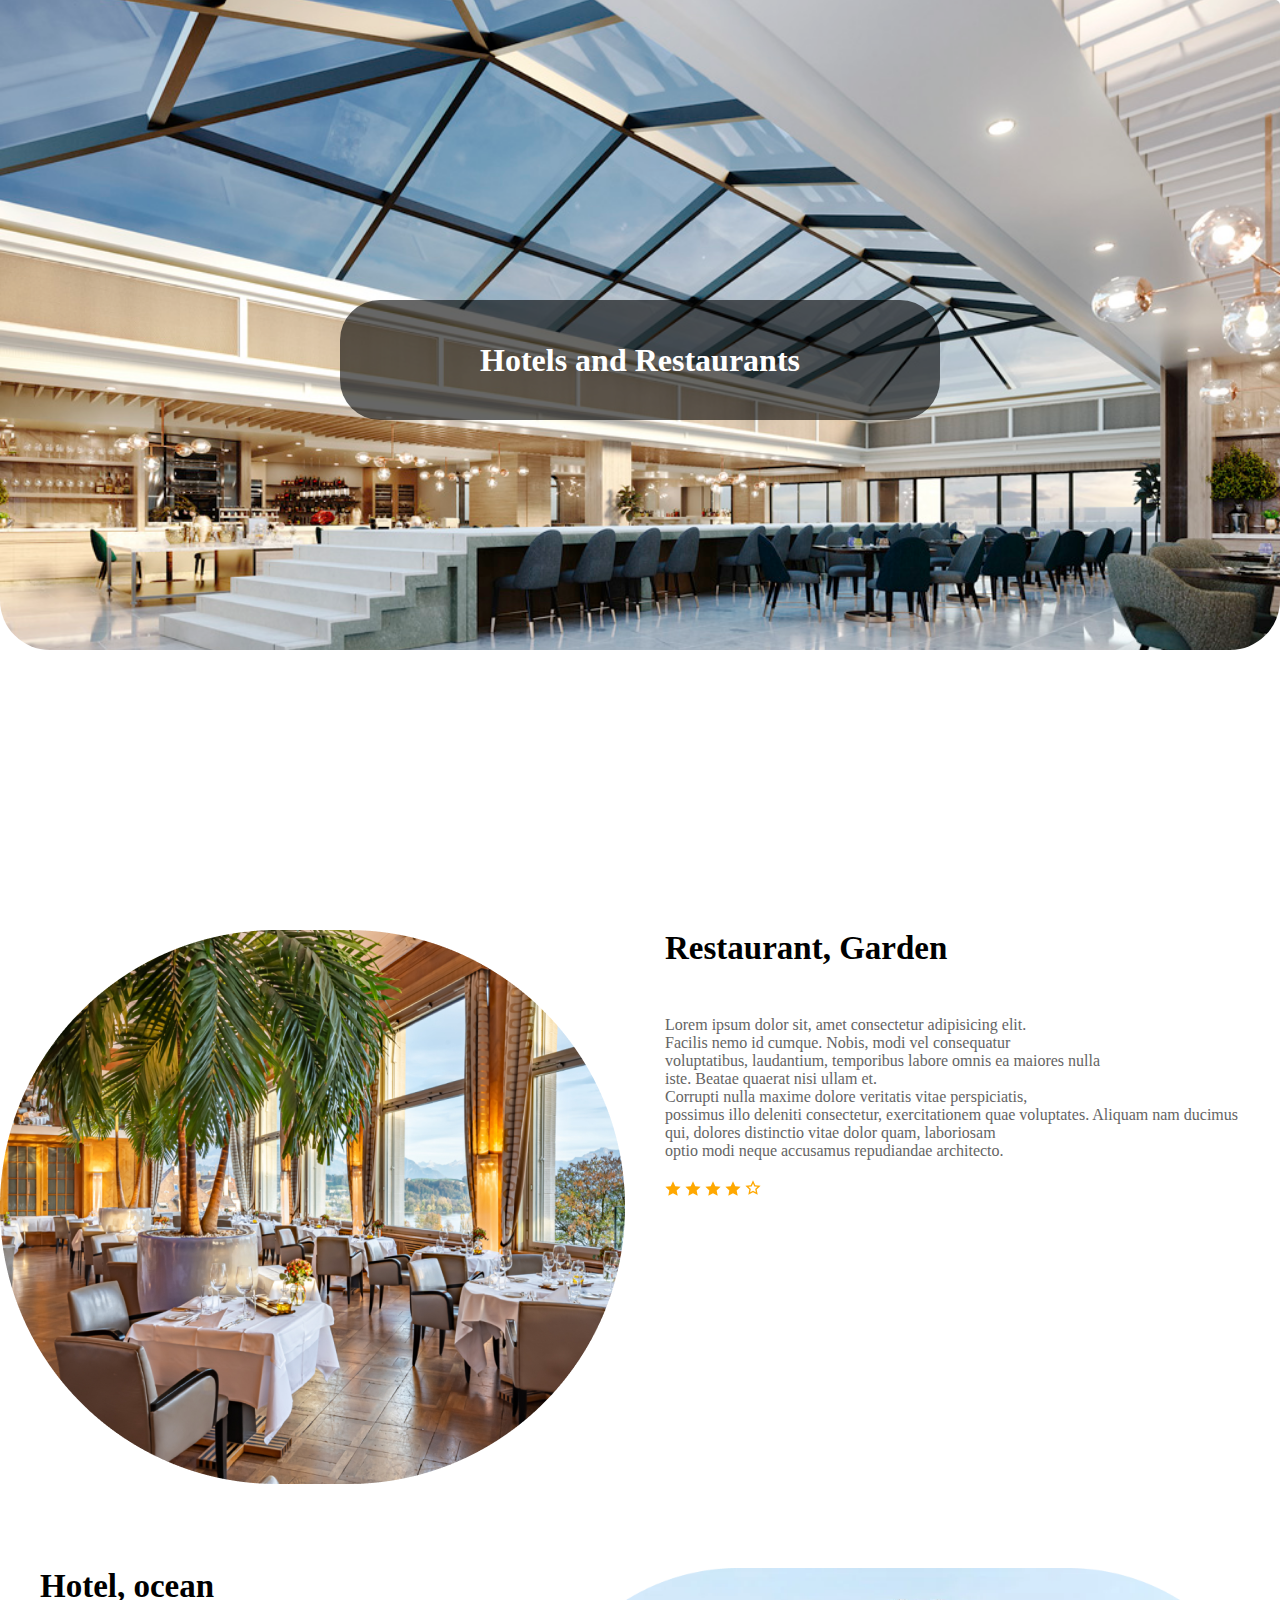
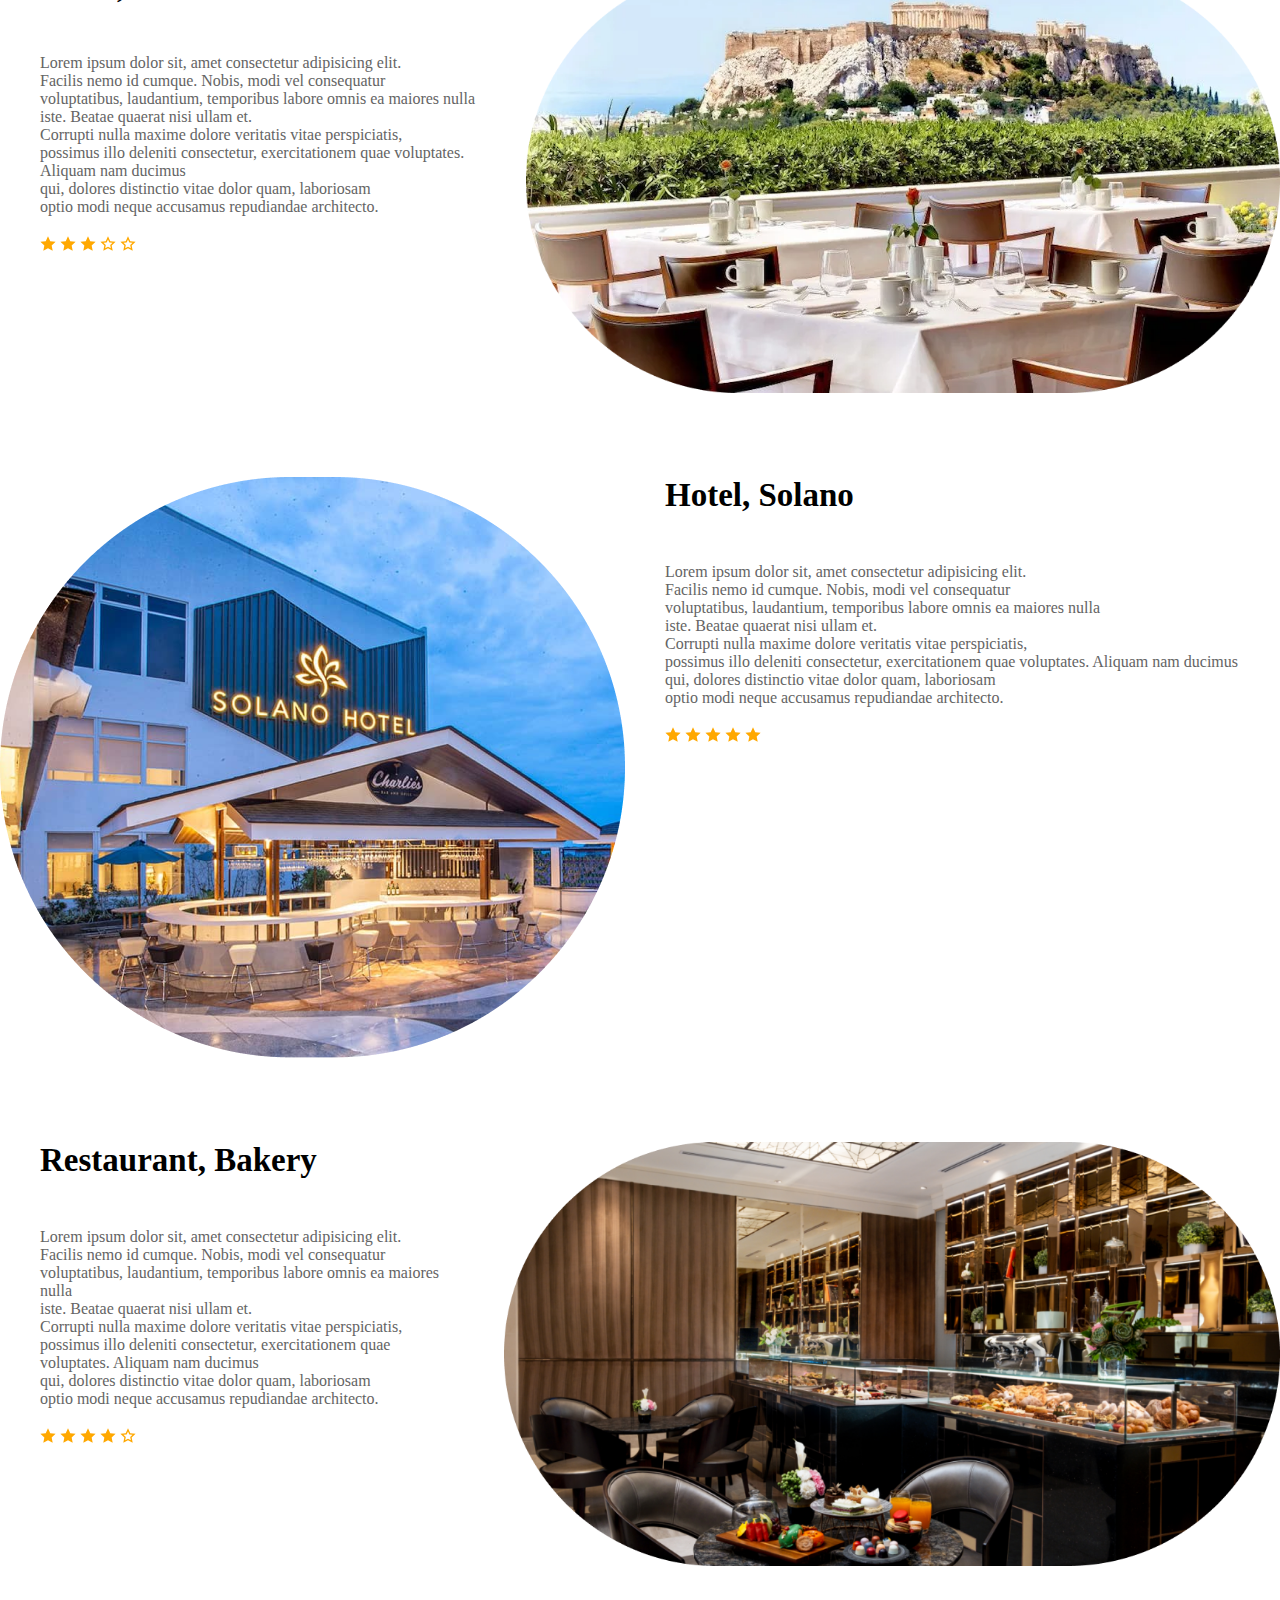
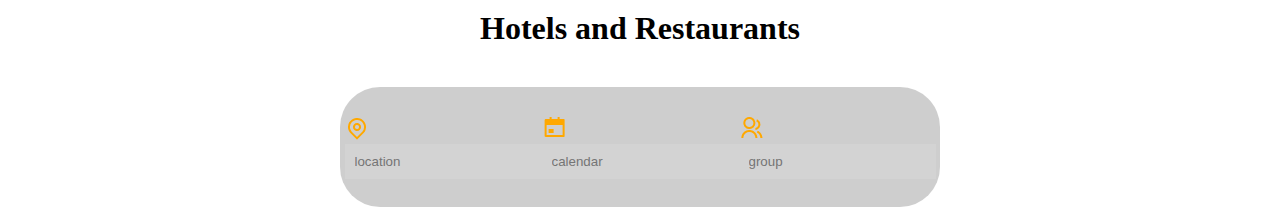
<file: Hotels and Restaurants/index.html>
<!DOCTYPE html>
<html lang="en">

<head>
    <meta charset="UTF-8">
    <meta name="viewport" content="width=device-width, initial-scale=1.0">
    <title>Document</title>
    <link rel="stylesheet" href="./style.css">
</head>

<body>
    <div class="head">
        <div class="container">
            <div class="head1">
                <div class="head_1">
                    <div class="head_">
                        <h1>Hotels and Restaurants</h1>
                    </div>
                </div>
            </div>
        </div>
    </div>

    <div class="center">
        <div class="center1">
            <div class="center_img">
                <img src="./img/img1 1.png" alt="">
            </div>
            <div class="center_text">
                <h1>Restaurant, Garden</h1>
                <p>Lorem ipsum dolor sit, amet consectetur adipisicing elit. <br> Facilis nemo id cumque. Nobis, modi
                    vel consequatur <br> voluptatibus, laudantium, temporibus labore omnis ea maiores nulla <br> iste.
                    Beatae quaerat nisi ullam et. <br>
                    Corrupti nulla maxime dolore veritatis vitae perspiciatis, <br> possimus illo deleniti consectetur,
                    exercitationem quae voluptates. Aliquam nam ducimus <br>qui, dolores distinctio vitae dolor quam,
                    laboriosam <br> optio modi neque accusamus repudiandae architecto.</p>
                    <svg width="16" height="15" viewBox="0 0 16 15" fill="none" xmlns="http://www.w3.org/2000/svg">
                        <path d="M7.99999 12.1734L3.29799 14.8054L4.34799 9.52004L0.391327 5.86137L5.74266 5.22671L7.99999 0.333374L10.2573 5.22671L15.6087 5.86137L11.652 9.52004L12.702 14.8054L7.99999 12.1734Z" fill="#FFA800"/>
                        </svg>
                        <svg width="16" height="15" viewBox="0 0 16 15" fill="none" xmlns="http://www.w3.org/2000/svg">
                            <path d="M7.99999 12.1734L3.29799 14.8054L4.34799 9.52004L0.391327 5.86137L5.74266 5.22671L7.99999 0.333374L10.2573 5.22671L15.6087 5.86137L11.652 9.52004L12.702 14.8054L7.99999 12.1734Z" fill="#FFA800"/>
                            </svg>
                            <svg width="16" height="15" viewBox="0 0 16 15" fill="none" xmlns="http://www.w3.org/2000/svg">
                                <path d="M7.99999 12.1734L3.29799 14.8054L4.34799 9.52004L0.391327 5.86137L5.74266 5.22671L7.99999 0.333374L10.2573 5.22671L15.6087 5.86137L11.652 9.52004L12.702 14.8054L7.99999 12.1734Z" fill="#FFA800"/>
                                </svg>
                                <svg width="16" height="15" viewBox="0 0 16 15" fill="none" xmlns="http://www.w3.org/2000/svg">
                                    <path d="M7.99999 12.1734L3.29799 14.8054L4.34799 9.52004L0.391327 5.86137L5.74266 5.22671L7.99999 0.333374L10.2573 5.22671L15.6087 5.86137L11.652 9.52004L12.702 14.8054L7.99999 12.1734Z" fill="#FFA800"/>
                                    </svg>
                                    <svg width="16" height="16" viewBox="0 0 16 16" fill="none" xmlns="http://www.w3.org/2000/svg">
                                        <path d="M8.00002 12.1734L3.29802 14.8054L4.34802 9.52004L0.391357 5.86137L5.74269 5.22671L8.00002 0.333374L10.2574 5.22671L15.6087 5.86137L11.652 9.52004L12.702 14.8054L8.00002 12.1734ZM8.00002 10.6454L10.8314 12.23L10.1987 9.04804L12.5807 6.84471L9.35869 6.46271L8.00002 3.51671L6.64136 6.46337L3.41936 6.84471L5.80136 9.04804L5.16869 12.23L8.00002 10.6454Z" fill="#FFA800"/>
                                        </svg>                                                                                                                                                                
            </div>
        </div>
        <div class="center1">
            <div class="center_text">
                <h1>Hotel, ocean</h1>
                <p>Lorem ipsum dolor sit, amet consectetur adipisicing elit. <br> Facilis nemo id cumque. Nobis, modi
                    vel consequatur <br> voluptatibus, laudantium, temporibus labore omnis ea maiores nulla <br> iste.
                    Beatae quaerat nisi ullam et. <br>
                    Corrupti nulla maxime dolore veritatis vitae perspiciatis, <br> possimus illo deleniti consectetur,
                    exercitationem quae voluptates. Aliquam nam ducimus <br>qui, dolores distinctio vitae dolor quam,
                    laboriosam <br> optio modi neque accusamus repudiandae architecto.</p>
                    <svg width="16" height="16" viewBox="0 0 16 16" fill="none" xmlns="http://www.w3.org/2000/svg">
                        <path d="M8.00002 12.1734L3.29802 14.8054L4.34802 9.52004L0.391357 5.86137L5.74269 5.22671L8.00002 0.333374L10.2574 5.22671L15.6087 5.86137L11.652 9.52004L12.702 14.8054L8.00002 12.1734Z" fill="#FFA800"/>
                        </svg>
                        <svg width="16" height="16" viewBox="0 0 16 16" fill="none" xmlns="http://www.w3.org/2000/svg">
                            <path d="M8.00002 12.1734L3.29802 14.8054L4.34802 9.52004L0.391357 5.86137L5.74269 5.22671L8.00002 0.333374L10.2574 5.22671L15.6087 5.86137L11.652 9.52004L12.702 14.8054L8.00002 12.1734Z" fill="#FFA800"/>
                            </svg>
                            <svg width="16" height="16" viewBox="0 0 16 16" fill="none" xmlns="http://www.w3.org/2000/svg">
                                <path d="M8.00002 12.1734L3.29802 14.8054L4.34802 9.52004L0.391357 5.86137L5.74269 5.22671L8.00002 0.333374L10.2574 5.22671L15.6087 5.86137L11.652 9.52004L12.702 14.8054L8.00002 12.1734Z" fill="#FFA800"/>
                                </svg>
                                <svg width="16" height="16" viewBox="0 0 16 16" fill="none" xmlns="http://www.w3.org/2000/svg">
                                    <path d="M8.00002 12.1734L3.29802 14.8054L4.34802 9.52004L0.391357 5.86137L5.74269 5.22671L8.00002 0.333374L10.2574 5.22671L15.6087 5.86137L11.652 9.52004L12.702 14.8054L8.00002 12.1734ZM8.00002 10.6454L10.8314 12.23L10.1987 9.04804L12.5807 6.84471L9.35869 6.46271L8.00002 3.51671L6.64136 6.46337L3.41936 6.84471L5.80136 9.04804L5.16869 12.23L8.00002 10.6454Z" fill="#FFA800"/>
                                    </svg>
                                    <svg width="16" height="16" viewBox="0 0 16 16" fill="none" xmlns="http://www.w3.org/2000/svg">
                                        <path d="M8.00002 12.1734L3.29802 14.8054L4.34802 9.52004L0.391357 5.86137L5.74269 5.22671L8.00002 0.333374L10.2574 5.22671L15.6087 5.86137L11.652 9.52004L12.702 14.8054L8.00002 12.1734ZM8.00002 10.6454L10.8314 12.23L10.1987 9.04804L12.5807 6.84471L9.35869 6.46271L8.00002 3.51671L6.64136 6.46337L3.41936 6.84471L5.80136 9.04804L5.16869 12.23L8.00002 10.6454Z" fill="#FFA800"/>
                                        </svg>
                                                                                                                                                                
            </div>
            <div class="center_img">
                <img src="./img/img2 1.png" alt="">
            </div>
        </div>
        <div class="center1">
            <div class="center_img">
                <img src="./img/img3 1.png" alt="">
            </div>
            <div class="center_text">
                <h1>Hotel, Solano </h1>
                <p>Lorem ipsum dolor sit, amet consectetur adipisicing elit. <br> Facilis nemo id cumque. Nobis, modi
                    vel consequatur <br> voluptatibus, laudantium, temporibus labore omnis ea maiores nulla <br> iste.
                    Beatae quaerat nisi ullam et. <br>
                    Corrupti nulla maxime dolore veritatis vitae perspiciatis, <br> possimus illo deleniti consectetur,
                    exercitationem quae voluptates. Aliquam nam ducimus <br>qui, dolores distinctio vitae dolor quam,
                    laboriosam <br> optio modi neque accusamus repudiandae architecto.</p>
                    <svg width="16" height="16" viewBox="0 0 16 16" fill="none" xmlns="http://www.w3.org/2000/svg">
                        <path d="M8.00002 12.1734L3.29802 14.8054L4.34802 9.52004L0.391357 5.86137L5.74269 5.22671L8.00002 0.333374L10.2574 5.22671L15.6087 5.86137L11.652 9.52004L12.702 14.8054L8.00002 12.1734Z" fill="#FFA800"/>
                        </svg>
                        <svg width="16" height="16" viewBox="0 0 16 16" fill="none" xmlns="http://www.w3.org/2000/svg">
                            <path d="M8.00002 12.1734L3.29802 14.8054L4.34802 9.52004L0.391357 5.86137L5.74269 5.22671L8.00002 0.333374L10.2574 5.22671L15.6087 5.86137L11.652 9.52004L12.702 14.8054L8.00002 12.1734Z" fill="#FFA800"/>
                            </svg>
                            <svg width="16" height="16" viewBox="0 0 16 16" fill="none" xmlns="http://www.w3.org/2000/svg">
                                <path d="M8.00002 12.1734L3.29802 14.8054L4.34802 9.52004L0.391357 5.86137L5.74269 5.22671L8.00002 0.333374L10.2574 5.22671L15.6087 5.86137L11.652 9.52004L12.702 14.8054L8.00002 12.1734Z" fill="#FFA800"/>
                                </svg>
                                <svg width="16" height="16" viewBox="0 0 16 16" fill="none" xmlns="http://www.w3.org/2000/svg">
                                    <path d="M8.00002 12.1734L3.29802 14.8054L4.34802 9.52004L0.391357 5.86137L5.74269 5.22671L8.00002 0.333374L10.2574 5.22671L15.6087 5.86137L11.652 9.52004L12.702 14.8054L8.00002 12.1734Z" fill="#FFA800"/>
                                    </svg>
                                    <svg width="16" height="16" viewBox="0 0 16 16" fill="none" xmlns="http://www.w3.org/2000/svg">
                                        <path d="M8.00002 12.1734L3.29802 14.8054L4.34802 9.52004L0.391357 5.86137L5.74269 5.22671L8.00002 0.333374L10.2574 5.22671L15.6087 5.86137L11.652 9.52004L12.702 14.8054L8.00002 12.1734Z" fill="#FFA800"/>
                                        </svg>
                                                                                                                                                                
            </div>
        </div>
        <div class="center1">
            <div class="center_text">
                <h1>Restaurant, Bakery</h1>
                <p>Lorem ipsum dolor sit, amet consectetur adipisicing elit. <br> Facilis nemo id cumque. Nobis, modi
                    vel consequatur <br> voluptatibus, laudantium, temporibus labore omnis ea maiores nulla <br> iste.
                    Beatae quaerat nisi ullam et. <br>
                    Corrupti nulla maxime dolore veritatis vitae perspiciatis, <br> possimus illo deleniti consectetur,
                    exercitationem quae voluptates. Aliquam nam ducimus <br>qui, dolores distinctio vitae dolor quam,
                    laboriosam <br> optio modi neque accusamus repudiandae architecto.</p>
                    <svg width="16" height="16" viewBox="0 0 16 16" fill="none" xmlns="http://www.w3.org/2000/svg">
                        <path d="M8.00002 12.1734L3.29802 14.8054L4.34802 9.52004L0.391357 5.86137L5.74269 5.22671L8.00002 0.333374L10.2574 5.22671L15.6087 5.86137L11.652 9.52004L12.702 14.8054L8.00002 12.1734Z" fill="#FFA800"/>
                        </svg>
                        <svg width="16" height="16" viewBox="0 0 16 16" fill="none" xmlns="http://www.w3.org/2000/svg">
                            <path d="M8.00002 12.1734L3.29802 14.8054L4.34802 9.52004L0.391357 5.86137L5.74269 5.22671L8.00002 0.333374L10.2574 5.22671L15.6087 5.86137L11.652 9.52004L12.702 14.8054L8.00002 12.1734Z" fill="#FFA800"/>
                            </svg>
                            <svg width="16" height="16" viewBox="0 0 16 16" fill="none" xmlns="http://www.w3.org/2000/svg">
                                <path d="M8.00002 12.1734L3.29802 14.8054L4.34802 9.52004L0.391357 5.86137L5.74269 5.22671L8.00002 0.333374L10.2574 5.22671L15.6087 5.86137L11.652 9.52004L12.702 14.8054L8.00002 12.1734Z" fill="#FFA800"/>
                                </svg>
                                <svg width="16" height="16" viewBox="0 0 16 16" fill="none" xmlns="http://www.w3.org/2000/svg">
                                    <path d="M8.00002 12.1734L3.29802 14.8054L4.34802 9.52004L0.391357 5.86137L5.74269 5.22671L8.00002 0.333374L10.2574 5.22671L15.6087 5.86137L11.652 9.52004L12.702 14.8054L8.00002 12.1734Z" fill="#FFA800"/>
                                    </svg>
                                    <svg width="16" height="16" viewBox="0 0 16 16" fill="none" xmlns="http://www.w3.org/2000/svg">
                                        <path d="M8.00002 12.1734L3.29802 14.8054L4.34802 9.52004L0.391357 5.86137L5.74269 5.22671L8.00002 0.333374L10.2574 5.22671L15.6087 5.86137L11.652 9.52004L12.702 14.8054L8.00002 12.1734ZM8.00002 10.6454L10.8314 12.23L10.1987 9.04804L12.5807 6.84471L9.35869 6.46271L8.00002 3.51671L6.64136 6.46337L3.41936 6.84471L5.80136 9.04804L5.16869 12.23L8.00002 10.6454Z" fill="#FFA800"/>
                                        </svg>
                                                                                                 
            </div>
            <div class="center_img">
                <img src="./img/img4 1.png" alt="">
            </div>
        </div>
    </div>

    <div class="footer">
        <div class="footer1">
            <h1>Hotels and Restaurants</h1>
        </div>
        <div class="footer4">
            <div class="footer2">
                <div class="footer3">
                    <div class="footer_input">
                        <img src="./img/location.png" alt="">
                        <p><input name="email" placeholder="location"></p>
                    </div>
                    <div class="footer_input">
                        <img src="./img/calendar-event-fill.png" alt="">
                        <p><input name="email" placeholder="calendar"></p>
                    </div>
                    <div class="footer_input">
                        <img src="./img/group-line.png" alt="">
                        <p><input name="email" placeholder="group"></p>
                    </div>
                </div>
        </div>
      
           
        </div>
    </div>
</body>

</html>
</file>
<file: style.css>
* {
    padding: 0;
    margin: 0;
    box-sizing: border-box;
    font-family: 'Poppins', sans-serif;

}

img {
    max-width: 100%;
}

.container {
    max-width: 1200px;
    margin: 0 auto;
}

.head {
    background-image: url(./img/baground\ 1.jpg);
    background-position: center;
    background-size: cover;
    background-repeat: none;
    height: 650px;
}

.first {
    display: flex;
    justify-content: space-around;
    align-items: center;
    padding-top: 20px;
}

.first_center a {
    text-decoration: none;
    color: var(--theme-white, #FFF);
    font-size: 14px;
    gap: 20px;
    padding: 20px;
}

.first_text {
    padding: 10px;
}

.first_text h1 {
    color: var(--theme-white, #505050);
    font-size: 14px;
    text-align: end;
}

.first_text p {
    color: white;
    font-size: 14px;
}

.akk img {
    border-radius: 50%;
}

.first_end {
    display: flex;
}

.discover {
    text-align: center;
    padding-top: 130px;
}

.discover h2 {
    color: white;
    font-size: 45px;
    padding-bottom: 30px;
    text-shadow: rgba(140, 0, 255, 0.8) 0px 0px 23px;
}

.discover button {
    border-radius: 12px;
    background: var(--theme-primary, #7B61FF);
    border: none;
    color: white;
    padding: 15px 32px;
    text-align: center;
    display: inline-block;
    font-size: 16px;
    margin: 4px 2px;
    cursor: pointer;
    box-shadow: 0 8px 16px 0 rgba(0, 0, 0, 0.2);
    transition: all 0.3s;
}

.head2 {
    justify-content: center;
    padding-top: 100px;
    display: flex;
}

.container1 {
    width: 800px;
    height: 90px;
    background-color: white;
    border-radius: 25px;

}

.about {
    display: flex;
    gap: 20px;
    justify-content: space-around;
    padding-top: 23px;
    align-items: center;

}

.about1 {
    display: flex;
}

.about1_text {
    padding-left: 10px;
}

.about1_text p {
    color: var(--theme-body-muted, #979797);
    font-size: 13px;
}

.about1_text h3 {
    font-size: 15px;
}

.abdout_search button {
    background: var(--theme-primary, #7B61FF);
    border-radius: 12px;
    color: white;
    padding: 10px;
    border: none;
    cursor: pointer;
}

.abdout_search button:hover {
    background-color: rgb(175, 80, 222);
}

.discover button:hover {
    background-color: rgb(175, 80, 222);
}

.box1 {
    display: flex;
    gap: 20px;
}

.box h5 {
    font-size: 16px;
}

.box p {
    color: var(--theme-body-muted, #979797);
    font-size: 14px;
}

.head_text {
    padding-bottom: 50px;
    font-size: 22px;
}

.box1 img {
    transition: all 0.3s ease-in-out;
    transform: scale(1);
}

.box1 img:hover {
    transform: scale(1.2);

}

.hotels1 {
    display: flex;
    justify-content: space-between;
    padding-top: 120px;
    align-items: center;
}

.hotels1 h6 {
    font-size: 30px;
}

.bn13 {
    display: flex;
    padding: 0.65em 1.6em;
    border: 3px solid #ffffff;
    margin: 0 0.3em 0.3em 0;
    border-radius: 0.12em;
    box-sizing: border-box;
    text-decoration: none;
    font-family: "Roboto", sans-serif;
    font-weight: 300;
    color: var(--theme-primary, #7B61FF);
    text-align: center;
    transition: all 0.2s;
    animation: bn13bouncy 5s infinite linear;
    position: relative;
}

.bn13:hover {
    background-color: white;
    color: #000000;
}

@keyframes bn13bouncy {
    0% {
        top: 0em;
    }

    40% {
        top: 0em;
    }

    43% {
        top: -0.9em;
    }

    46% {
        top: 0em;
    }

    48% {
        top: -0.4em;
    }

    50% {
        top: 0em;
    }

    100% {
        top: 0em;
    }
}

.hotels_head {
    display: flex;
    gap: 20px;
    padding-top: 35px;
}

.hotel_img h5 {
    font-size: 16px;
    padding-top: 8px;
}

.star {
    display: flex;
    align-items: center;
    padding-top: 10px;
}

.star p {
    padding-right: 70px;

}

.hotel_img img {
    transition: all 0.3s ease-in-out;
    transform: scale(1);
}

.hotel_img img:hover {
    transform: scale(1.1);
}

.trip2 {
    display: flex;
    padding-top: 50px;
}

.new img {
    height: 350px;
}

.ice img {
    height: 350px;
}

.ice {
    display: flex;
}

.new {
    display: flex;
}

.new_text {
    padding-left: 20px;
}

.ice_text {
    padding-left: 20px;
    padding-right: 30px;
}

.new_text h6 {
    font-size: 24px;
}

.ice_text h6 {
    font-size: 24px;
}

.ice_text p {
    padding-top: 50px;
}

.new_text p {
    padding-top: 50px;
}

.ice2 {
    display: flex;
    padding-top: 45px;
}

.ice2 p {
    padding-left: 10px;
    align-items: center;
}

.new2 {
    display: flex;
    padding-top: 80px;
}

.new2 p {
    align-items: center;
    padding-left: 10px;
}

.trip_head h6 {
    font-size: 30px;
}

.trip_head {
    display: flex;
    justify-content: space-between;
}

.trip {
    padding-top: 50px;
}

.ice img {
    transition: all 0.3s ease-in-out;
    transform: scale(1);
}

.ice img:hover {
    transform: scale(1.1);
}

.new img {
    transition: all 0.3s ease-in-out;
    transform: scale(1);
}

.new img:hover {
    transform: scale(1.1);
}

.activities1 {
    padding-top: 50px;
    display: flex;
    justify-content: space-between;
}

.activities1 h6 {
    font-size: 30px;
}

.travel1 {
    display: flex;
    gap: 20px;
    padding-top: 20px;

}

.travel1 p {
    font-size: 16px;
    padding-top: 10px;
}

.travel img {
    transition: all 0.3s ease-in-out;
    transform: scale(1);
}

.travel img:hover {
    transform: scale(1.1);
}

.rims_all {
    display: flex;
    padding-bottom: 120px;
}

.rims_text p {
    font-size: 16px;
}

.rims_text {
    padding-top: 100px;
}

.rims_text p {
    padding-top: 80px;
    padding-bottom: 80px;
    padding-right: 90px;
}

.rims {
    padding-top: 80px;
}

.rims_img img {
    border-radius: 40px;
}

.footer {
    background: #7b7b7b;
    height: 300px;
}

.footer_head {
    display: flex;
    justify-content: space-between;
    padding-top: 100px;
    align-items: center;
}

.footer_ls {
    display: flex;
}

.footeer p {
    color: var(--theme-body-muted, #979797);
    padding-top: 20px;
    padding-bottom: 20px;

}

.footer_about {
    margin: 30px;
}

.footer_about a {
    color: var(--theme-body-muted, #979797);
    text-decoration: none;

}

.input {
    align-items: center;
    display: flex;
    text-align: center;
    justify-content: center;
    padding-top: 20px;
}

.input input {
    width: 300px;
    height: 50px;
    border: none;
    background-color: lightgray;
    padding: 10px;
}

.input button {
    margin-left: 20px;
    background: var(--theme-primary, #7B61FF);
    border-radius: 12px;
    color: white;
    padding: 10px;
    border: none;
    cursor: pointer;
}
</file>
<file: media.css>
@media (max-width: 1200px) {
    .container{
        width: 900px;   
    }

 }
 @media (max-width: 992px) {
    .container{
        width: 700px;
    }
    .first_center a{
        display: none;
    }
    .discover h2{
        font-size: 35px;
    }
.hotels_head{
    display: grid;
    justify-content: center;
    margin: 30px;
}
.container1{
    display: none;
}
.trip2{
    display: grid;
    gap: 40px;
}
.rims_all{
    display: grid;
    justify-content: center;
}
.footer{
    display: none;
}
 }
</file>
<file: Hotels and Restaurants/style.css>
* {
    padding: 0;
    margin: 0;
    box-sizing: border-box;
}

img {
    max-width: 100%;
}

.container {
    max-width: 1200px;
    margin: 0 auto;
}

.head {
    background-image: url(.//img/Admiral-Club.jpg);
    background-position: center;
    background-size: cover;
    background-repeat: none;
    height: 650px;
    border-radius: 0px 5px 50px 50px;
}

.head_1 {
    background: rgba(0, 0, 0, 0.6);
    width: 600px;
    height: 120px;
    border-radius: 40px;
    display: flex;
    justify-content: center;
}

.head1 {
    display: flex;
    justify-content: center;
    padding-top: 300px;
}

.head_ {
    align-items: center;
    justify-content: center;
    display: flex;
    color: white;
}
.center{
    padding-top: 200px;
}
.center1{
    display: flex;
    padding-top: 80px;
}
.center_text{
    padding: 0px 40px 0px 40px;
}
.center_text h1{
font-size: 33px;
padding-bottom: 49px;
}
.center_text p{
color: rgb(100, 100, 100);
padding-bottom: 20px;
}
.footer{
    padding-top: 40px;
}
.footer2{
    background: rgba(127, 127, 127, 0.386);
    width: 600px;
    height: 120px;
    border-radius: 40px;
    display: flex;
    justify-content: center;
}
.footer4{
    display: flex;
    justify-content: center;
    padding-top: 40px;
}
.footer_input input{
    border: none;
    background-color: lightgray;
    padding: 10px;
   
}
.footer3{
    display: flex;
    align-items: center;
    justify-content: center;
}
.footer1 h1{
    display: flex;
    align-items: center;
    justify-content: center;
}
.center_img img {
    transition: all 0.3s ease-in-out;
    transform: scale(1);
}
.center_img img:hover {
    transform: scale(1.2);
}
</file>
